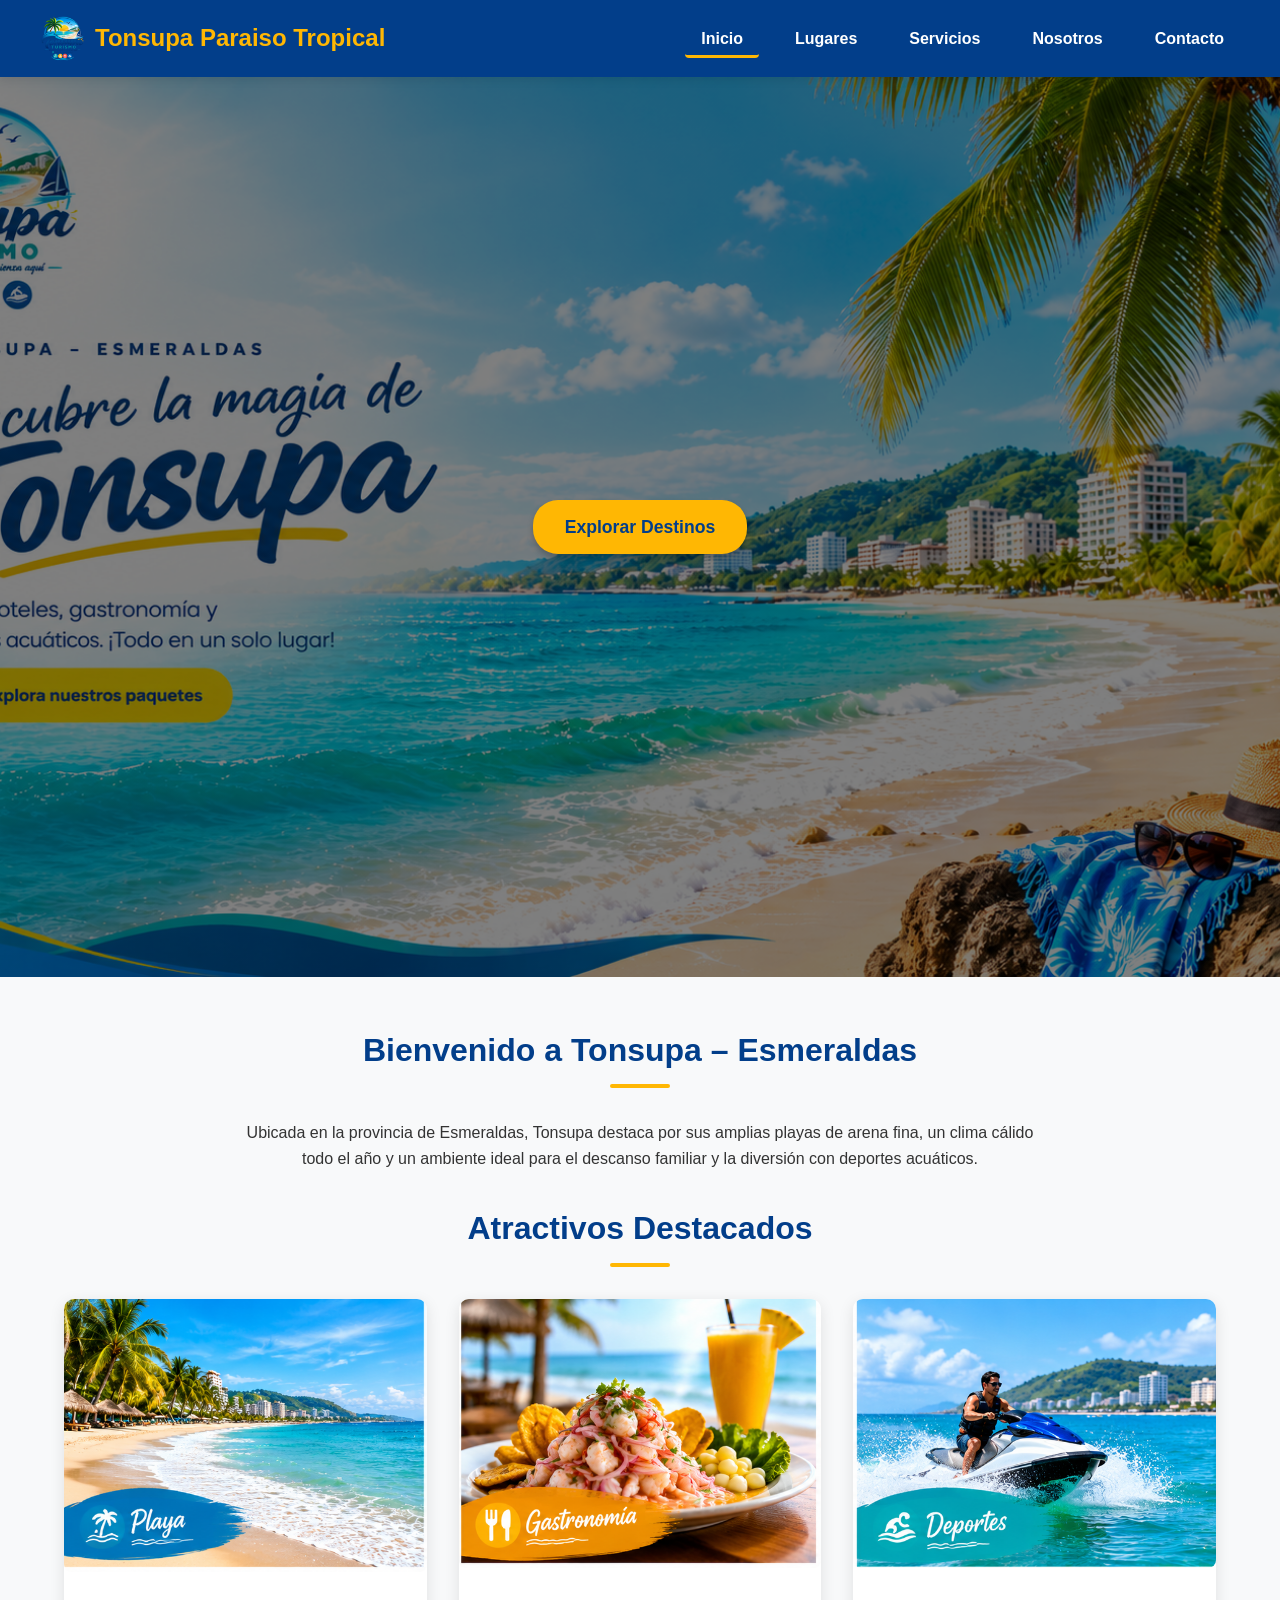
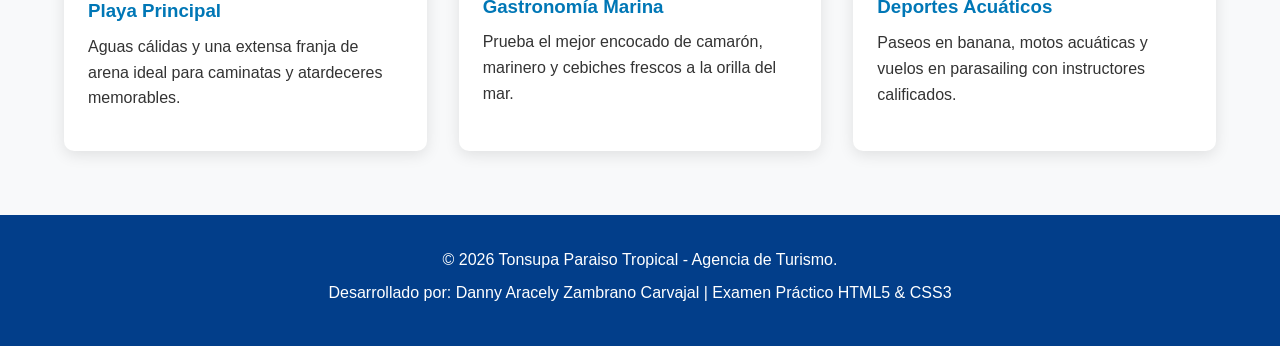
<file: index.html>
<!DOCTYPE html>
<html lang="es">
<head>
  <meta charset="UTF-8">
  <meta name="viewport" content="width=device-width, initial-scale=1.0">
  <title>Tonsupa Paraiso Tropical | Agencia de Turismo</title>
  <link rel="stylesheet" href="css/styles.css">
</head>
<body>
  <header>
    <nav class="navbar">
      <div class="logo-container">
        <img src="images/logo.png" alt="Logo Tonsupa Turismo" class="navbar-logo">
        <h1>Tonsupa Paraiso Tropical</h1>
      </div>
      <ul class="nav-links">
      </div>
      <ul class="nav-links">
        <li><a href="index.html" class="active">Inicio</a></li>
        <li><a href="destinos.html">Lugares</a></li>
        <li><a href="servicios.html">Servicios</a></li>
        <li><a href="nosotros.html">Nosotros</a></li>
        <li><a href="contacto.html">Contacto</a></li>
      </ul>
    </nav>
  </header>

  <main>
    <section class="hero">
      <a href="destinos.html" class="btn-cta">Explorar Destinos</a>
    </section>

    <section class="container">
      <h2 class="section-title">Bienvenido a Tonsupa – Esmeraldas</h2>
      <p style="text-align: center; max-width: 800px; margin: 0 auto 2rem;">
        Ubicada en la provincia de Esmeraldas, Tonsupa destaca por sus amplias playas de arena fina, un clima cálido todo el año y un ambiente ideal para el descanso familiar y la diversión con deportes acuáticos.
      </p>

      <h2 class="section-title">Atractivos Destacados</h2>
      <div class="grid-cards">
        <article class="card">
          <img src="images/playa.png" alt="Playa de Tonsupa">
          <div class="card-body">
            <h3>Playa Principal</h3>
            <p>Aguas cálidas y una extensa franja de arena ideal para caminatas y atardeceres memorables.</p>
          </div>
        </article>
        <article class="card">
          <img src="images/gastronomía.png" alt="Gastronomía Esmeraldeña">
          <div class="card-body">
            <h3>Gastronomía Marina</h3>
            <p>Prueba el mejor encocado de camarón, marinero y cebiches frescos a la orilla del mar.</p>
          </div>
        </article>
        <article class="card">
          <img src="images/deportes.png" alt="Deportes acuáticos en Tonsupa">
          <div class="card-body">
            <h3>Deportes Acuáticos</h3>
            <p>Paseos en banana, motos acuáticas y vuelos en parasailing con instructores calificados.</p>
          </div>
        </article>
      </div>
    </section>
  </main>

  <footer>
    <p>&copy; 2026 Tonsupa Paraiso Tropical - Agencia de Turismo.</p>
    <p>Desarrollado por: Danny Aracely Zambrano Carvajal | Examen Práctico HTML5 & CSS3</p>
  </footer>
</body>
</html>
</file>
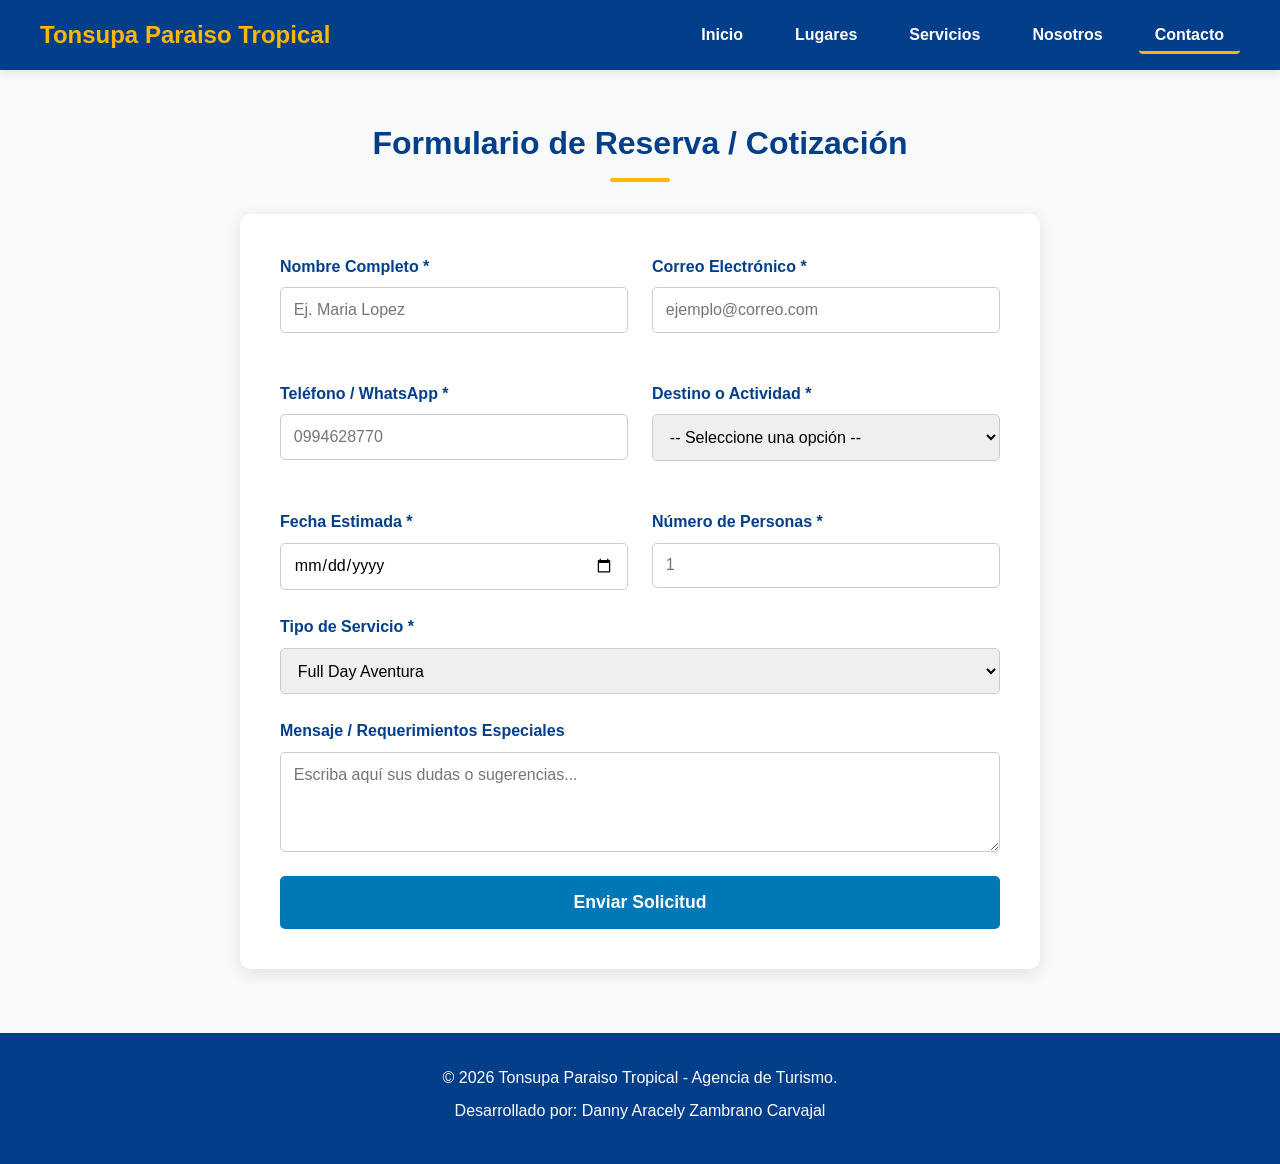
<file: contacto.html>
<!DOCTYPE html>
<html lang="es">
<head>
  <meta charset="UTF-8">
  <meta name="viewport" content="width=device-width, initial-scale=1.0">
  <title>Contacto y Reservas | Tonsupa Paraiso Tropical</title>
  <link rel="stylesheet" href="css/styles.css">
</head>
<body>
  <header>
    <nav class="navbar">
      <div class="logo-container">
        <h1>Tonsupa Paraiso Tropical</h1>
      </div>
      <ul class="nav-links">
        <li><a href="index.html">Inicio</a></li>
        <li><a href="destinos.html">Lugares</a></li>
        <li><a href="servicios.html">Servicios</a></li>
        <li><a href="nosotros.html">Nosotros</a></li>
        <li><a href="contacto.html" class="active">Contacto</a></li>
      </ul>
    </nav>
  </header>

  <main class="container">
    <h2 class="section-title">Formulario de Reserva / Cotización</h2>
    <div class="form-container">
      <form action="#" method="post">
        <div class="form-grid">
          <div class="form-group">
            <label for="nombre">Nombre Completo *</label>
            <input type="text" id="nombre" name="nombre" required placeholder="Ej. Maria Lopez">
          </div>

          <div class="form-group">
            <label for="email">Correo Electrónico *</label>
            <input type="email" id="email" name="email" required placeholder="ejemplo@correo.com">
          </div>

          <div class="form-group">
            <label for="telefono">Teléfono / WhatsApp *</label>
            <input type="tel" id="telefono" name="telefono" required placeholder="0994628770">
          </div>

          <div class="form-group">
            <label for="destino">Destino o Actividad *</label>
            <select id="destino" name="destino" required>
              <option value="">-- Seleccione una opción --</option>
              <option value="playa">Playa Principal y Relax</option>
              <option value="deportes">Deportes Acuáticos</option>
              <option value="gastronomia">Ruta Gastronómica</option>
            </select>
          </div>

          <div class="form-group">
            <label for="fecha">Fecha Estimada *</label>
            <input type="date" id="fecha" name="fecha" required>
          </div>

          <div class="form-group">
            <label for="personas">Número de Personas *</label>
            <input type="number" id="personas" name="personas" min="1" max="50" required placeholder="1">
          </div>
        </div>

        <div class="form-group">
          <label for="servicio">Tipo de Servicio *</label>
          <select id="servicio" name="servicio" required>
            <option value="full-day">Full Day Aventura</option>
            <option value="gastronomico">Tour Gastronómico</option>
            <option value="fin-de-semana">Paquete Fin de Semana</option>
            <option value="personalizado">Servicio Personalizado</option>
          </select>
        </div>

        <div class="form-group">
          <label for="mensaje">Mensaje / Requerimientos Especiales</label>
          <textarea id="mensaje" name="mensaje" rows="4" placeholder="Escriba aquí sus dudas o sugerencias..."></textarea>
        </div>

        <button type="submit" class="btn-submit">Enviar Solicitud</button>
      </form>
    </div>
  </main>

  <footer>
    <p>&copy; 2026 Tonsupa Paraiso Tropical - Agencia de Turismo.</p>
    <p>Desarrollado por: Danny Aracely Zambrano Carvajal</p>
  </footer>
</body>
</html>
</file>
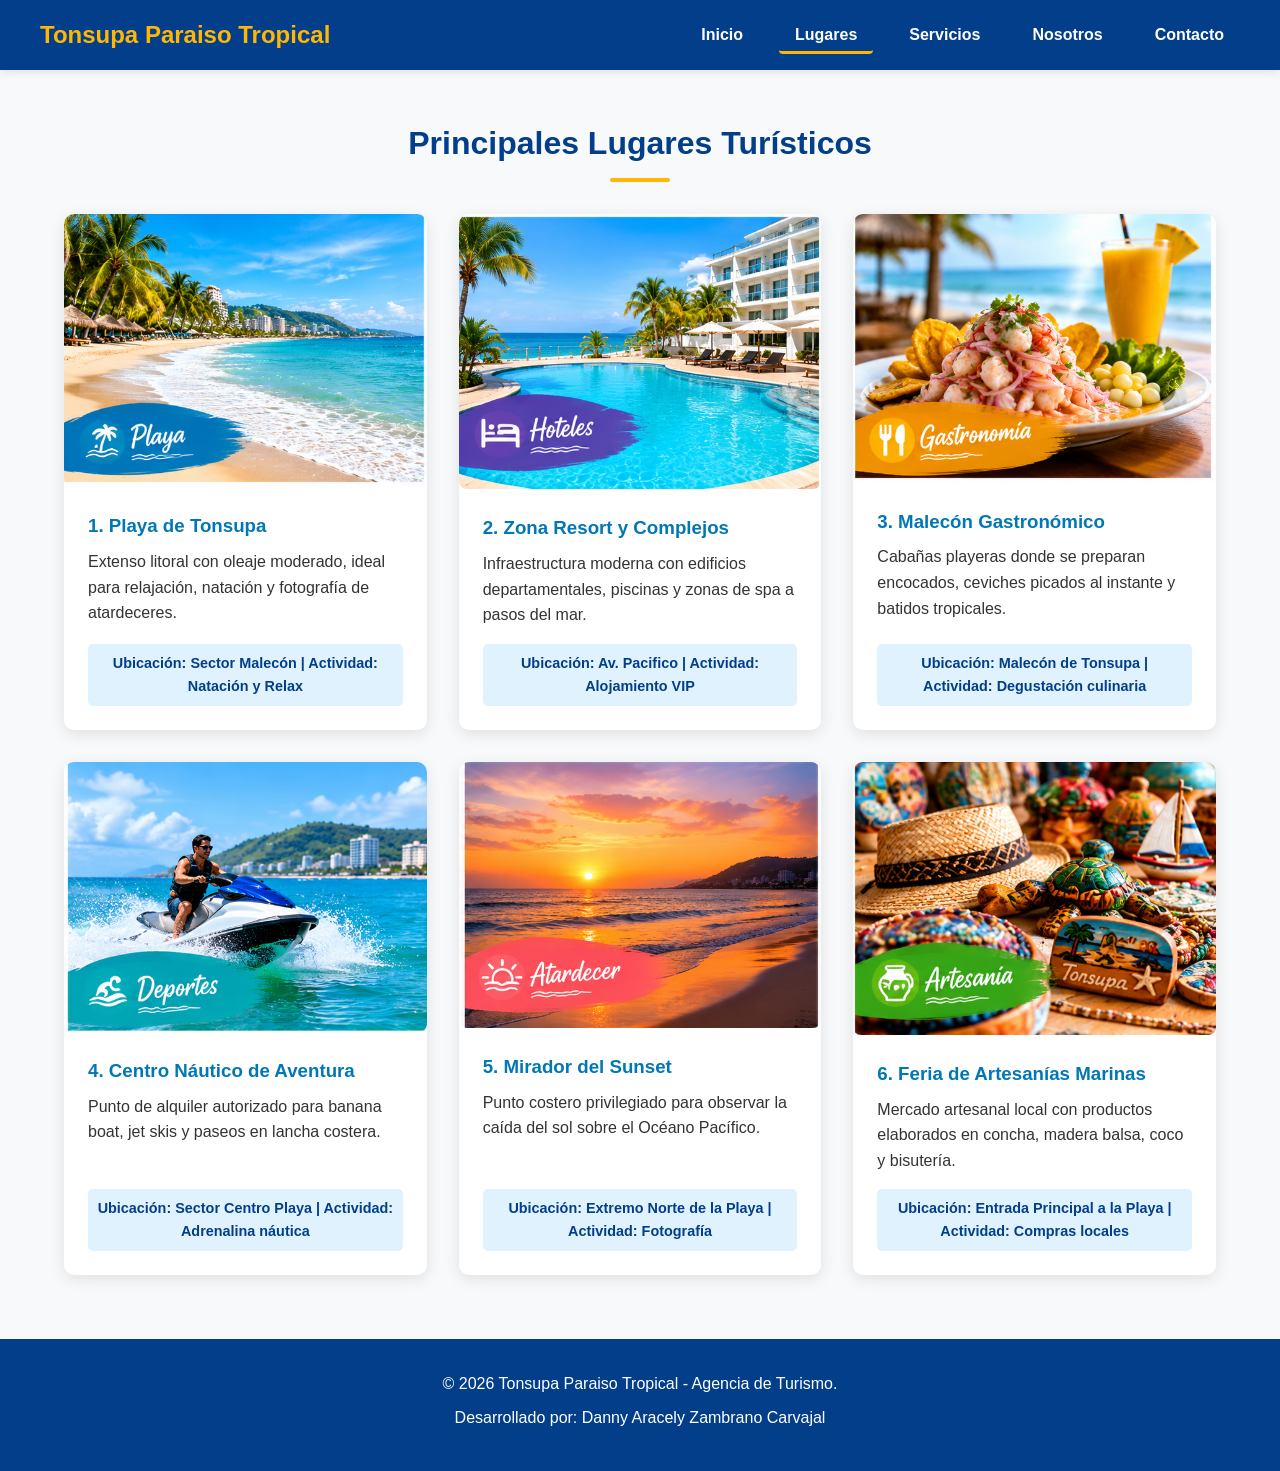
<file: destinos.html>
<!DOCTYPE html>
<html lang="es">
<head>
  <meta charset="UTF-8">
  <meta name="viewport" content="width=device-width, initial-scale=1.0">
  <title>Atractivos Turísticos | Tonsupa Paraiso Tropical</title>
  <link rel="stylesheet" href="css/styles.css">
</head>
<body>
  <header>
    <nav class="navbar">
      <div class="logo-container">
        <h1>Tonsupa Paraiso Tropical</h1>
      </div>
      <ul class="nav-links">
        <li><a href="index.html">Inicio</a></li>
        <li><a href="destinos.html" class="active">Lugares</a></li>
        <li><a href="servicios.html">Servicios</a></li>
        <li><a href="nosotros.html">Nosotros</a></li>
        <li><a href="contacto.html">Contacto</a></li>
      </ul>
    </nav>
  </header>

  <main class="container">
    <h2 class="section-title">Principales Lugares Turísticos</h2>
    <div class="grid-cards">
      <article class="card">
        <img src="images/playa.png" alt="Playa de Tonsupa">
        <div class="card-body">
          <h3>1. Playa de Tonsupa</h3>
          <p>Extenso litoral con oleaje moderado, ideal para relajación, natación y fotografía de atardeceres.</p>
          <div class="card-meta">Ubicación: Sector Malecón | Actividad: Natación y Relax</div>
        </div>
      </article>

      <article class="card">
        <img src="images/hoteles.png" alt="Zona Hotelera de Tonsupa">
        <div class="card-body">
          <h3>2. Zona Resort y Complejos</h3>
          <p>Infraestructura moderna con edificios departamentales, piscinas y zonas de spa a pasos del mar.</p>
          <div class="card-meta">Ubicación: Av. Pacifico | Actividad: Alojamiento VIP</div>
        </div>
      </article>

      <article class="card">
        <img src="images/gastronomía.png" alt="Ruta Gastronómica">
        <div class="card-body">
          <h3>3. Malecón Gastronómico</h3>
          <p>Cabañas playeras donde se preparan encocados, ceviches picados al instante y batidos tropicales.</p>
          <div class="card-meta">Ubicación: Malecón de Tonsupa | Actividad: Degustación culinaria</div>
        </div>
      </article>

      <article class="card">
        <img src="images/deportes.png" alt="Zona de Deportes Acuáticos">
        <div class="card-body">
          <h3>4. Centro Náutico de Aventura</h3>
          <p>Punto de alquiler autorizado para banana boat, jet skis y paseos en lancha costera.</p>
          <div class="card-meta">Ubicación: Sector Centro Playa | Actividad: Adrenalina náutica</div>
        </div>
      </article>

      <article class="card">
        <img src="images/atardecer.png" alt="Mirador Sunset Tonsupa">
        <div class="card-body">
          <h3>5. Mirador del Sunset</h3>
          <p>Punto costero privilegiado para observar la caída del sol sobre el Océano Pacífico.</p>
          <div class="card-meta">Ubicación: Extremo Norte de la Playa | Actividad: Fotografía</div>
        </div>
      </article>

      <article class="card">
        <img src="images/artesanía.png" alt="Feria Artesanal Tonsupa">
        <div class="card-body">
          <h3>6. Feria de Artesanías Marinas</h3>
          <p>Mercado artesanal local con productos elaborados en concha, madera balsa, coco y bisutería.</p>
          <div class="card-meta">Ubicación: Entrada Principal a la Playa | Actividad: Compras locales</div>
        </div>
      </article>
    </div>
  </main>

  <footer>
    <p>&copy; 2026 Tonsupa Paraiso Tropical - Agencia de Turismo.</p>
    <p>Desarrollado por: Danny Aracely Zambrano Carvajal</p>
  </footer>
</body>
</html>
</file>
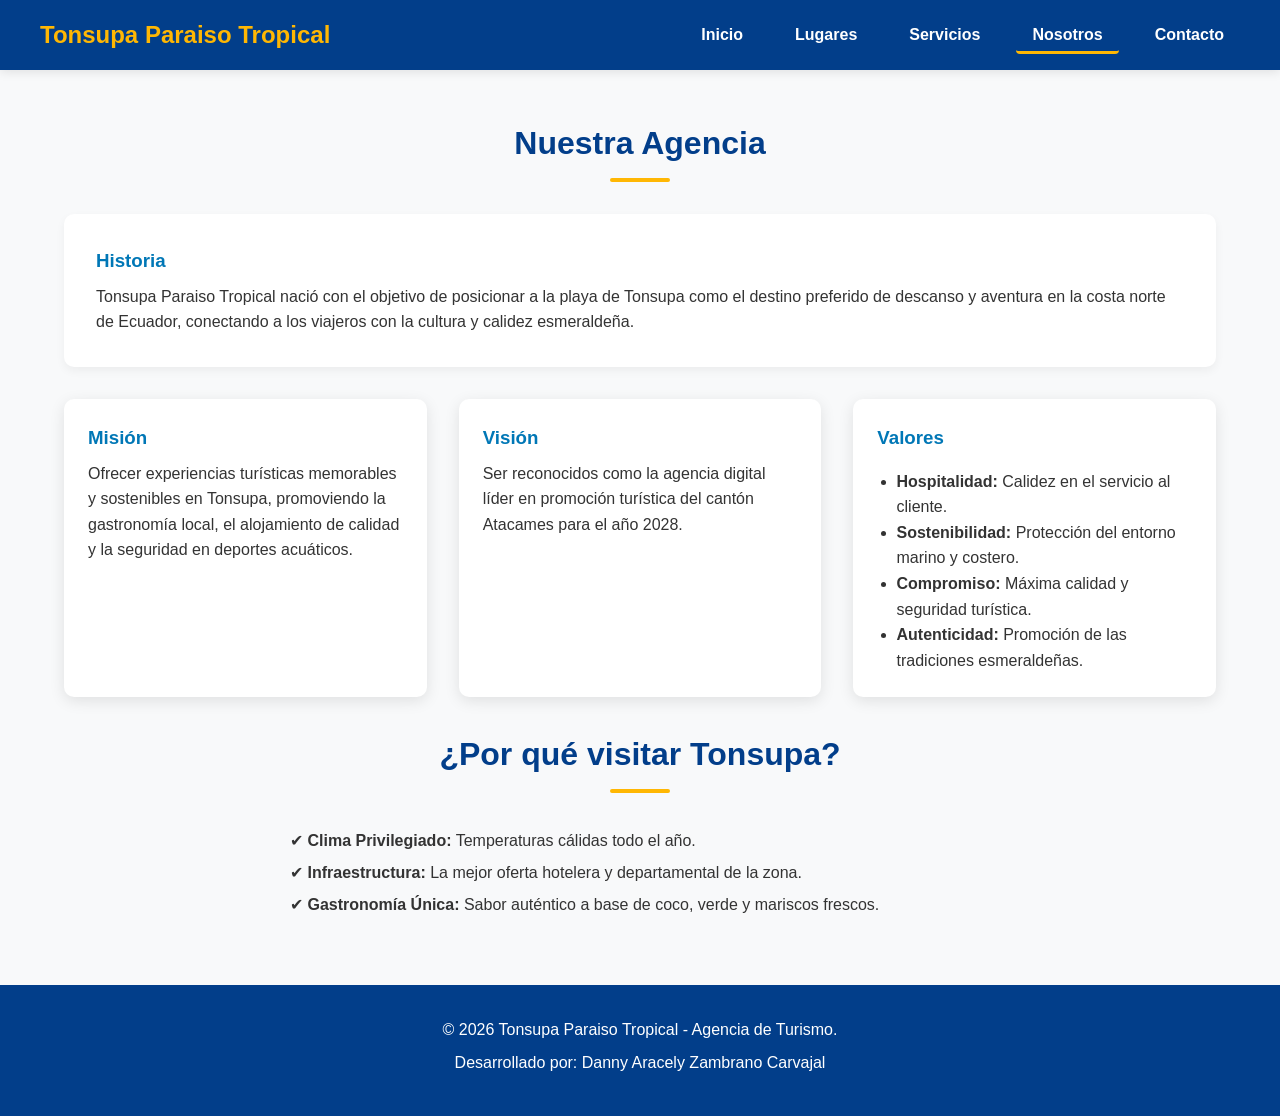
<file: nosotros.html>
<!DOCTYPE html>
<html lang="es">
<head>
  <meta charset="UTF-8">
  <meta name="viewport" content="width=device-width, initial-scale=1.0">
  <title>Sobre Nosotros | Tonsupa Paraiso Tropical</title>
  <link rel="stylesheet" href="css/styles.css">
</head>
<body>
  <header>
    <nav class="navbar">
      <div class="logo-container">
        <h1>Tonsupa Paraiso Tropical</h1>
      </div>
      <ul class="nav-links">
        <li><a href="index.html">Inicio</a></li>
        <li><a href="destinos.html">Lugares</a></li>
        <li><a href="servicios.html">Servicios</a></li>
        <li><a href="nosotros.html" class="active">Nosotros</a></li>
        <li><a href="contacto.html">Contacto</a></li>
      </ul>
    </nav>
  </header>

  <main class="container">
    <h2 class="section-title">Nuestra Agencia</h2>
    
    <div style="background-color: #fff; padding: 2rem; border-radius: 10px; box-shadow: 0 4px 10px rgba(0,0,0,0.05); margin-bottom: 2rem;">
      <h3 style="color: var(--primary-color); margin-bottom: 0.5rem;">Historia</h3>
      <p>Tonsupa Paraiso Tropical nació con el objetivo de posicionar a la playa de Tonsupa como el destino preferido de descanso y aventura en la costa norte de Ecuador, conectando a los viajeros con la cultura y calidez esmeraldeña.</p>
    </div>

    <div class="grid-cards" style="margin-bottom: 2rem;">
      <article class="card">
        <div class="card-body">
          <h3>Misión</h3>
          <p>Ofrecer experiencias turísticas memorables y sostenibles en Tonsupa, promoviendo la gastronomía local, el alojamiento de calidad y la seguridad en deportes acuáticos.</p>
        </div>
      </article>

      <article class="card">
        <div class="card-body">
          <h3>Visión</h3>
          <p>Ser reconocidos como la agencia digital líder en promoción turística del cantón Atacames para el año 2028.</p>
        </div>
      </article>

      <article class="card">
        <div class="card-body">
          <h3>Valores</h3>
          <ul style="padding-left: 1.2rem; margin-top: 0.5rem; line-height: 1.6; list-style-type: disc;">
            <li><strong>Hospitalidad:</strong> Calidez en el servicio al cliente.</li>
            <li><strong>Sostenibilidad:</strong> Protección del entorno marino y costero.</li>
            <li><strong>Compromiso:</strong> Máxima calidad y seguridad turística.</li>
            <li><strong>Autenticidad:</strong> Promoción de las tradiciones esmeraldeñas.</li>
          </ul>
        </div>
      </article>
    </div>

    <h2 class="section-title">¿Por qué visitar Tonsupa?</h2>
    <ul style="max-width: 700px; margin: 0 auto; line-height: 2; list-style: none;">
      <li>✔ <strong>Clima Privilegiado:</strong> Temperaturas cálidas todo el año.</li>
      <li>✔ <strong>Infraestructura:</strong> La mejor oferta hotelera y departamental de la zona.</li>
      <li>✔ <strong>Gastronomía Única:</strong> Sabor auténtico a base de coco, verde y mariscos frescos.</li>
    </ul>
  </main>

  <footer>
    <p>&copy; 2026 Tonsupa Paraiso Tropical - Agencia de Turismo.</p>
    <p>Desarrollado por: Danny Aracely Zambrano Carvajal</p>
  </footer>
</body>
</html>
</file>
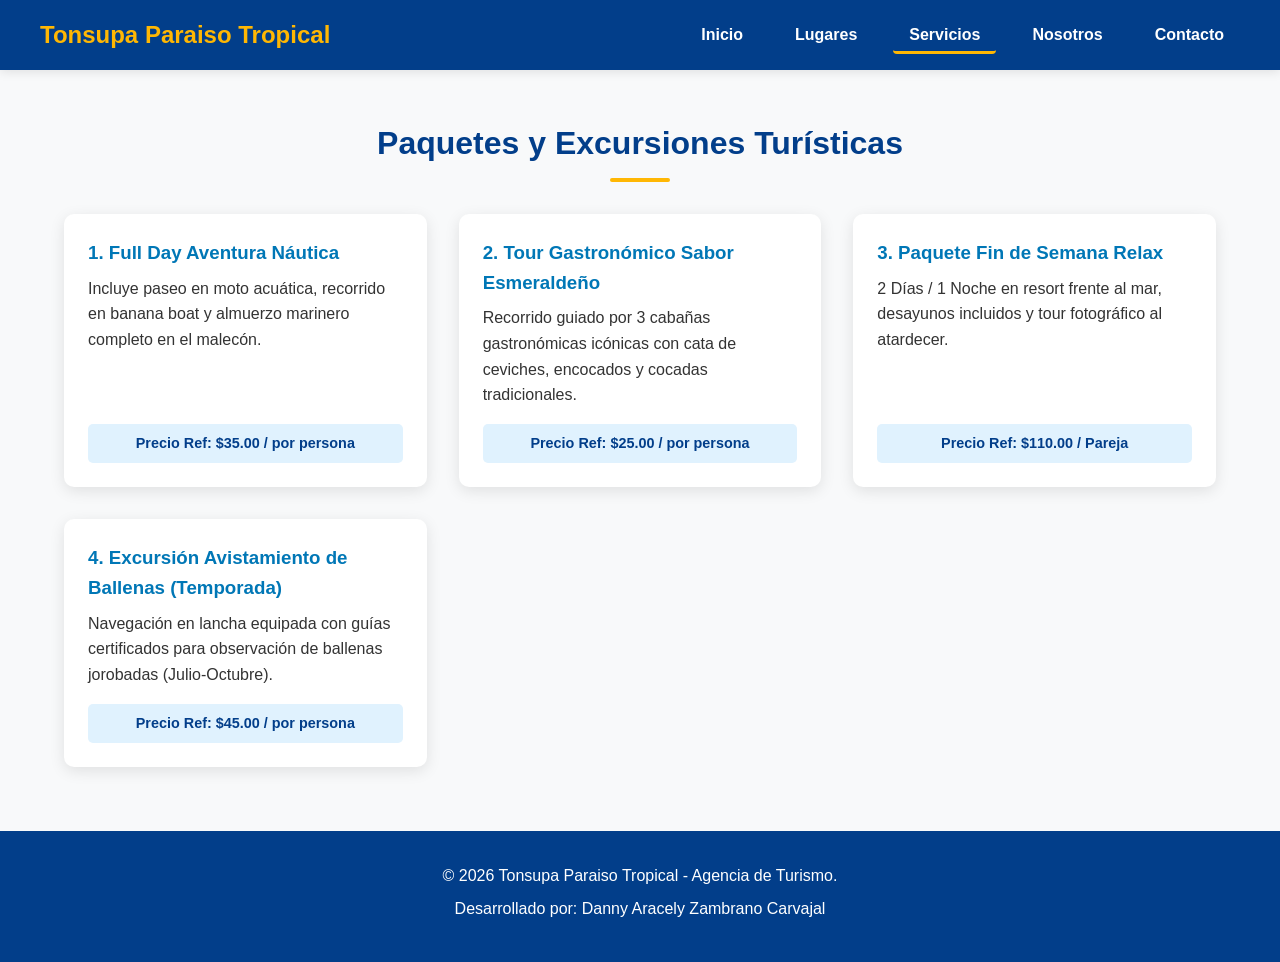
<file: servicios.html>
<!DOCTYPE html>
<html lang="es">
<head>
  <meta charset="UTF-8">
  <meta name="viewport" content="width=device-width, initial-scale=1.0">
  <title>Servicios y Paquetes | Tonsupa Paraiso Tropical</title>
  <link rel="stylesheet" href="css/styles.css">
</head>
<body>
  <header>
    <nav class="navbar">
      <div class="logo-container">
        <h1>Tonsupa Paraiso Tropical</h1>
      </div>
      <ul class="nav-links">
        <li><a href="index.html">Inicio</a></li>
        <li><a href="destinos.html">Lugares</a></li>
        <li><a href="servicios.html" class="active">Servicios</a></li>
        <li><a href="nosotros.html">Nosotros</a></li>
        <li><a href="contacto.html">Contacto</a></li>
      </ul>
    </nav>
  </header>

  <main class="container">
    <h2 class="section-title">Paquetes y Excursiones Turísticas</h2>
    <div class="grid-cards">
      <article class="card">
        <div class="card-body">
          <h3>1. Full Day Aventura Náutica</h3>
          <p>Incluye paseo en moto acuática, recorrido en banana boat y almuerzo marinero completo en el malecón.</p>
          <div class="card-meta">Precio Ref: $35.00 / por persona</div>
        </div>
      </article>

      <article class="card">
        <div class="card-body">
          <h3>2. Tour Gastronómico Sabor Esmeraldeño</h3>
          <p>Recorrido guiado por 3 cabañas gastronómicas icónicas con cata de ceviches, encocados y cocadas tradicionales.</p>
          <div class="card-meta">Precio Ref: $25.00 / por persona</div>
        </div>
      </article>

      <article class="card">
        <div class="card-body">
          <h3>3. Paquete Fin de Semana Relax</h3>
          <p>2 Días / 1 Noche en resort frente al mar, desayunos incluidos y tour fotográfico al atardecer.</p>
          <div class="card-meta">Precio Ref: $110.00 / Pareja</div>
        </div>
      </article>

      <article class="card">
        <div class="card-body">
          <h3>4. Excursión Avistamiento de Ballenas (Temporada)</h3>
          <p>Navegación en lancha equipada con guías certificados para observación de ballenas jorobadas (Julio-Octubre).</p>
          <div class="card-meta">Precio Ref: $45.00 / por persona</div>
        </div>
      </article>
    </div>
  </main>

  <footer>
    <p>&copy; 2026 Tonsupa Paraiso Tropical - Agencia de Turismo.</p>
    <p>Desarrollado por: Danny Aracely Zambrano Carvajal</p>
  </footer>
</body>
</html>
</file>
<file: css/styles.css>
/* VARIABLES Y ESTILOS GLOBALES */
:root {
  --primary-color: #0077b6;
  --secondary-color: #00b4d8;
  --accent-color: #ffb703;
  --dark-color: #023e8a;
  --light-color: #f8f9fa;
  --text-color: #333333;
  --font-family: 'Segoe UI', Tahoma, Geneva, Verdana, sans-serif;
}

* {
  box-sizing: border-box;
  margin: 0;
  padding: 0;
}

body {
  font-family: var(--font-family);
  line-height: 1.6;
  color: var(--text-color);
  background-color: var(--light-color);
}

a {
  text-decoration: none;
  color: inherit;
}

ul {
  list-style: none;
}

img {
  max-width: 100%;
  height: auto;
  display: block;
  border-radius: 8px;
}

/* HEADER Y NAVEGACIÓN (FLEXBOX) */
header {
  background-color: var(--dark-color);
  color: #ffffff;
  padding: 1rem 2rem;
  position: sticky;
  top: 0;
  z-index: 1000;
  box-shadow: 0 2px 10px rgba(0, 0, 0, 0.1);
}

.navbar {
  display: flex;
  justify-content: space-between;
  align-items: center;
  max-width: 1200px;
  margin: 0 auto;
}

.logo-container {
  display: flex;
  align-items: center;
  gap: 10px;
}

.logo-container h1 {
  font-size: 1.5rem;
  color: var(--accent-color);
}

.logo-container img {
  height: 45px;
  width: auto;
  object-fit: contain;
}

.nav-links {
  display: flex;
  gap: 20px;
}

.nav-links a {
  color: #ffffff;
  font-weight: 600;
  padding: 0.5rem 1rem;
  border-radius: 4px;
  transition: background-color 0.3s ease, color 0.3s ease;
}

.nav-links a:hover,
.nav-links a:focus {
  background-color: var(--secondary-color);
  color: #ffffff;
}

.nav-links a.active {
  border-bottom: 3px solid var(--accent-color);
}

/* SECCIÓN HERO (INICIO) */
.hero {
  background: linear-gradient(rgba(0, 0, 0, 0.5), rgba(0, 0, 0, 0.5)), url('../images/hero.png') center/cover no-repeat;
  height: 100vh;
  display: flex;
  flex-direction: column;
  justify-content: center;
  align-items: center;
  text-align: center;
  color: #ffffff;
  padding: 0 1rem;
}

.hero h2 {
  font-size: 3rem;
  margin-bottom: 1rem;
  text-shadow: 2px 2px 4px rgba(0, 0, 0, 0.6);
}

.hero p {
  font-size: 1.25rem;
  margin-bottom: 2rem;
  max-width: 600px;
}

.btn-cta {
  background-color: var(--accent-color);
  color: var(--dark-color);
  padding: 0.8rem 2rem;
  font-size: 1.1rem;
  font-weight: bold;
  border-radius: 25px;
  transition: transform 0.2s ease, background-color 0.3s ease;
  box-shadow: 0 4px 6px rgba(0,0,0,0.2);
}

.btn-cta:hover {
  background-color: #e0a100;
  transform: translateY(-3px);
}

/* ESTRUCTURA DE CONTENIDO Y GRID */
.container {
  max-width: 1200px;
  margin: 3rem auto;
  padding: 0 1.5rem;
}

.section-title {
  text-align: center;
  font-size: 2rem;
  color: var(--dark-color);
  margin-bottom: 2rem;
  position: relative;
}

.section-title::after {
  content: '';
  width: 60px;
  height: 4px;
  background-color: var(--accent-color);
  display: block;
  margin: 8px auto 0;
  border-radius: 2px;
}

.grid-cards {
  display: grid;
  grid-template-columns: repeat(auto-fit, minmax(300px, 1fr));
  gap: 2rem;
}

.card {
  background-color: #ffffff;
  border-radius: 10px;
  overflow: hidden;
  box-shadow: 0 4px 15px rgba(0, 0, 0, 0.1);
  transition: transform 0.3s ease, box-shadow 0.3s ease;
  display: flex;
  flex-direction: column;
}

.card:hover {
  transform: translateY(-5px);
  box-shadow: 0 8px 25px rgba(0, 0, 0, 0.15);
}

.card-body {
  padding: 1.5rem;
  display: flex;
  flex-direction: column;
  flex-grow: 1;
}

.card-body h3 {
  color: var(--primary-color);
  margin-bottom: 0.5rem;
}

.card-body p {
  margin-bottom: 1rem;
  flex-grow: 1;
}

.card-meta {
  font-size: 0.9rem;
  font-weight: bold;
  color: var(--dark-color);
  background-color: #e0f2fe;
  padding: 0.5rem;
  border-radius: 5px;
  text-align: center;
}

/* FORMULARIOS (CONTACTO) */
.form-container {
  background-color: #ffffff;
  padding: 2.5rem;
  border-radius: 10px;
  box-shadow: 0 4px 15px rgba(0, 0, 0, 0.1);
  max-width: 800px;
  margin: 0 auto;
}

.form-group {
  margin-bottom: 1.5rem;
  display: flex;
  flex-direction: column;
}

.form-group label {
  font-weight: 600;
  margin-bottom: 0.5rem;
  color: var(--dark-color);
}

.form-group input,
.form-group select,
.form-group textarea {
  padding: 0.8rem;
  border: 1px solid #cccccc;
  border-radius: 5px;
  font-family: inherit;
  font-size: 1rem;
  transition: border-color 0.3s ease, box-shadow 0.3s ease;
}

.form-group input:focus,
.form-group select:focus,
.form-group textarea:focus {
  outline: none;
  border-color: var(--primary-color);
  box-shadow: 0 0 5px rgba(0, 119, 182, 0.5);
}

.form-grid {
  display: grid;
  grid-template-columns: 1fr 1fr;
  gap: 1.5rem;
}

.btn-submit {
  background-color: var(--primary-color);
  color: #ffffff;
  padding: 1rem 2rem;
  border: none;
  border-radius: 5px;
  font-size: 1.1rem;
  font-weight: bold;
  cursor: pointer;
  width: 100%;
  transition: background-color 0.3s ease;
}

.btn-submit:hover {
  background-color: var(--dark-color);
}

/* FOOTER */
footer {
  background-color: var(--dark-color);
  color: #ffffff;
  text-align: center;
  padding: 2rem 1rem;
  margin-top: 4rem;
}

footer p {
  margin-bottom: 0.5rem;
}

/* DISEÑO RESPONSIVE (@media queries) */
@media (max-width: 768px) {
  .navbar {
    flex-direction: column;
    gap: 15px;
  }

  .nav-links {
    flex-wrap: wrap;
    justify-content: center;
  }

  .hero h2 {
    font-size: 2rem;
  }

  .form-grid {
    grid-template-columns: 1fr;
  }
}
</file>
